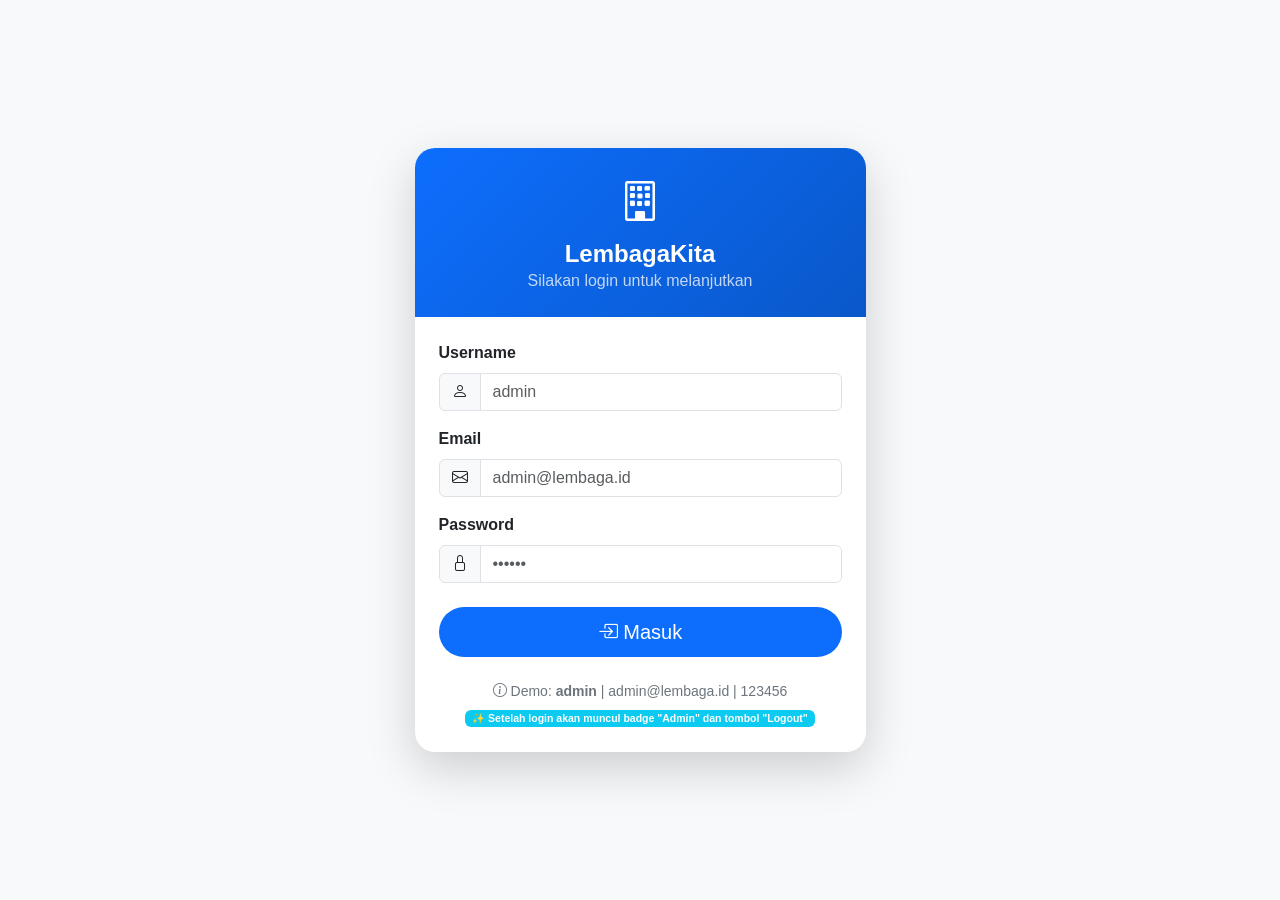
<file: login.html>
<!DOCTYPE html>
<html lang="id">
<head>
    <meta charset="UTF-8">
    <meta name="viewport" content="width=device-width, initial-scale=1.0">
    <title>Login | LembagaKita</title>
    <link href="https://cdn.jsdelivr.net/npm/bootstrap@5.3.0-alpha1/dist/css/bootstrap.min.css" rel="stylesheet">
    <link rel="stylesheet" href="https://cdn.jsdelivr.net/npm/bootstrap-icons@1.11.3/font/bootstrap-icons.min.css">
    <link rel="stylesheet" href="css/style.css">
    <style>
        .login-card { border-radius: 20px; overflow: hidden; }
        .login-header { background: linear-gradient(135deg, #0d6efd, #0a58ca); }
    </style>
</head>
<body class="bg-light">

<div class="container">
    <div class="row justify-content-center min-vh-100 align-items-center">
        <div class="col-md-5">
            <div class="card login-card shadow-lg border-0">
                <div class="login-header text-white text-center py-4">
                    <i class="bi bi-building fs-1"></i>
                    <h3 class="mb-0 mt-2">LembagaKita</h3>
                    <p class="mb-0 opacity-75">Silakan login untuk melanjutkan</p>
                </div>
                <div class="card-body p-4">
                    <form id="loginForm">
                        <div class="mb-3">
                            <label class="form-label fw-semibold">Username</label>
                            <div class="input-group">
                                <span class="input-group-text bg-light"><i class="bi bi-person"></i></span>
                                <input type="text" class="form-control" id="loginUsername" placeholder="admin" required>
                            </div>
                        </div>
                        <div class="mb-3">
                            <label class="form-label fw-semibold">Email</label>
                            <div class="input-group">
                                <span class="input-group-text bg-light"><i class="bi bi-envelope"></i></span>
                                <input type="email" class="form-control" id="loginEmail" placeholder="admin@lembaga.id" required>
                            </div>
                        </div>
                        <div class="mb-4">
                            <label class="form-label fw-semibold">Password</label>
                            <div class="input-group">
                                <span class="input-group-text bg-light"><i class="bi bi-lock"></i></span>
                                <input type="password" class="form-control" id="loginPassword" placeholder="••••••" required>
                            </div>
                        </div>
                        <button type="submit" class="btn btn-primary btn-lg w-100 rounded-pill"><i class="bi bi-box-arrow-in-right"></i> Masuk</button>
                        <div id="loginError" class="alert alert-danger mt-3 d-none">Login gagal! Gunakan: admin / admin@lembaga.id / 123456</div>
                    </form>
                    <div class="mt-4 text-center small text-secondary">
                        <i class="bi bi-info-circle"></i> Demo: <strong>admin</strong> | admin@lembaga.id | 123456
                        <br><span class="badge bg-info mt-2">✨ Setelah login akan muncul badge "Admin" dan tombol "Logout"</span>
                    </div>
                </div>
            </div>
        </div>
    </div>
</div>

<script src="https://code.jquery.com/jquery-3.7.1.min.js"></script>
<script src="https://cdn.jsdelivr.net/npm/bootstrap@5.3.0-alpha1/dist/js/bootstrap.bundle.min.js"></script>
<script>
    $(document).ready(function() {
        // Cek apakah sudah login, jika sudah redirect ke index
        if (localStorage.getItem("isLoggedIn") === "true") {
            window.location.href = "index.html";
        }
        
        $("#loginForm").on("submit", function(e) {
            e.preventDefault();
            const username = $("#loginUsername").val().trim();
            const email = $("#loginEmail").val().trim();
            const password = $("#loginPassword").val().trim();
            
            if (username === "admin" && email === "admin@lembaga.id" && password === "123456") {
                localStorage.setItem("isLoggedIn", "true");
                localStorage.setItem("isAdmin", "true");
                localStorage.setItem("currentUser", JSON.stringify({ 
                    username: username, 
                    email: email, 
                    role: "admin",
                    displayName: "Admin"
                }));
                window.location.href = "index.html";
            } else {
                $("#loginError").removeClass("d-none");
            }
        });
    });
</script>
</body>
</html>
</file>
<file: css/style.css>
/* ========== RESET & BASE ========== */
* {
    margin: 0;
    padding: 0;
    box-sizing: border-box;
    font-family: 'Inter', sans-serif;
}

body {
    background: #f4f7fc;
    overflow-x: hidden;
    font-size: 16px;
    line-height: 1.5;
}

/* ========== ROOT VARIABLES ========== */
:root {
    --font-size-base: 16px;
    --font-size-sm: 0.875rem;
    --font-size-md: 1rem;
    --font-size-lg: 1.125rem;
    --font-size-xl: 1.25rem;
    --font-size-2xl: 1.5rem;
    --font-size-3xl: 2rem;
    --font-size-4xl: 2.5rem;
    
    --color-primary: #0d6efd;
    --color-primary-dark: #0a58ca;
    --color-success: #198754;
    --color-danger: #dc3545;
    --color-warning: #ffc107;
    --color-info: #0dcaf0;
    --color-dark: #1e2a3a;
    --color-light: #f8f9fa;
    --color-gray: #6c757d;
    --color-gray-light: #e9ecef;
    
    --shadow-sm: 0 2px 4px rgba(0,0,0,0.05);
    --shadow-md: 0 5px 15px rgba(0,0,0,0.08);
    --shadow-lg: 0 10px 30px rgba(0,0,0,0.1);
    --shadow-xl: 0 20px 40px rgba(0,0,0,0.15);
    
    --radius-sm: 8px;
    --radius-md: 12px;
    --radius-lg: 16px;
    --radius-xl: 20px;
    --radius-2xl: 24px;
    --radius-3xl: 32px;
}

/* ========== TYPOGRAPHY ========== */
h1 { font-size: var(--font-size-4xl); font-weight: 700; }
h2 { font-size: var(--font-size-3xl); font-weight: 700; }
h3 { font-size: var(--font-size-2xl); font-weight: 600; }
h4 { font-size: var(--font-size-xl); font-weight: 600; }
h5 { font-size: var(--font-size-lg); font-weight: 600; }
h6 { font-size: var(--font-size-md); font-weight: 600; }

/* ========== LOADING SCREEN ========== */
.loader-wrapper {
    position: fixed;
    top: 0;
    left: 0;
    width: 100%;
    height: 100%;
    background: linear-gradient(135deg, #667eea, #764ba2);
    display: flex;
    flex-direction: column;
    justify-content: center;
    align-items: center;
    z-index: 9999;
    animation: fadeOut 0.8s ease-out 2s forwards;
}

@keyframes fadeOut {
    to { opacity: 0; visibility: hidden; }
}

.loader {
    width: 60px;
    height: 60px;
    border: 6px solid rgba(255,255,255,0.3);
    border-top: 6px solid white;
    border-radius: 50%;
    animation: spin 1s linear infinite;
}

@keyframes spin {
    0% { transform: rotate(0deg); }
    100% { transform: rotate(360deg); }
}

.loading-text {
    color: white;
    margin-top: 20px;
    font-size: 18px;
    animation: blink 1.5s infinite;
}

@keyframes blink {
    0%, 100% { opacity: 1; }
    50% { opacity: 0.5; }
}

/* ========== NAVBAR ========== */
.navbar {
    background: white !important;
    transition: all 0.3s ease;
    padding: 0.75rem 0;
}

.navbar.scrolled {
    box-shadow: var(--shadow-lg);
    padding: 0.5rem 0;
}

.container-fluid {
    padding-left: 30px;
    padding-right: 30px;
}

.navbar-brand {
    font-weight: 800;
    font-size: 1.5rem;
    cursor: pointer;
    transition: transform 0.3s ease;
    white-space: nowrap;
}

.navbar-brand:hover {
    transform: scale(1.02);
}

.brand-icon {
    background: linear-gradient(135deg, var(--color-primary), var(--color-primary-dark));
    padding: 6px 12px;
    border-radius: 14px;
    color: white;
    margin-right: 8px;
    box-shadow: var(--shadow-sm);
    transition: all 0.3s ease;
    display: inline-block;
}

.navbar-brand:hover .brand-icon {
    transform: rotate(5deg) scale(1.05);
}

.nav-link {
    font-weight: 500;
    color: var(--color-dark);
    transition: all 0.3s ease;
    padding: 8px 12px;
    border-radius: var(--radius-sm);
    position: relative;
    white-space: nowrap;
}

.nav-link::after {
    content: '';
    position: absolute;
    bottom: 0;
    left: 50%;
    width: 0;
    height: 2px;
    background: var(--color-primary);
    transition: all 0.3s ease;
    transform: translateX(-50%);
}

.nav-link:hover::after {
    width: 70%;
}

.nav-link:hover {
    background: var(--color-gray-light);
    color: var(--color-primary);
    transform: translateY(-2px);
}

.nav-link i {
    margin-right: 6px;
    transition: transform 0.3s ease;
}

.nav-link:hover i {
    transform: scale(1.1);
}

.nav-link.active {
    color: var(--color-primary);
    font-weight: 600;
}

.nav-link.active::after {
    width: 70%;
}

/* Dropdown */
.dropdown-menu {
    border: none;
    box-shadow: var(--shadow-lg);
    border-radius: var(--radius-md);
    padding: 8px 0;
    margin-top: 8px;
}

.dropdown-menu-end {
    right: 0;
    left: auto;
}

.dropdown-item {
    font-weight: 500;
    padding: 10px 20px;
    transition: all 0.2s ease;
}

.dropdown-item:hover {
    background: var(--color-gray-light);
    color: var(--color-primary);
    transform: translateX(5px);
}

.dropdown-item i {
    margin-right: 8px;
    width: 20px;
    transition: transform 0.2s ease;
}

.dropdown-item:hover i {
    transform: scale(1.1);
}

.dropdown-divider {
    margin: 5px 0;
}

/* Language Selector */
.language-selector {
    display: flex;
    align-items: center;
    gap: 5px;
    margin-left: 15px;
    padding: 5px 10px;
    border-radius: 30px;
    background: var(--color-light);
    cursor: pointer;
    transition: all 0.3s ease;
}

.language-selector:hover {
    background: var(--color-gray-light);
    transform: scale(1.02);
}

.lang-option {
    padding: 5px 10px;
    border-radius: 20px;
    font-size: 0.85rem;
    font-weight: 500;
    transition: all 0.2s ease;
    cursor: pointer;
}

.lang-option:hover {
    background: #dee2e6;
    transform: scale(1.05);
}

.lang-option.active {
    background: var(--color-primary);
    color: white;
}

/* Admin Badge */
.admin-badge {
    background: linear-gradient(135deg, var(--color-primary), var(--color-primary-dark));
    color: white;
    padding: 5px 12px;
    border-radius: 50px;
    font-size: 0.85rem;
    display: inline-flex;
    align-items: center;
    gap: 6px;
    box-shadow: var(--shadow-sm);
}

.admin-badge-link {
    cursor: default !important;
    padding: 8px 12px !important;
}

.logout-btn {
    color: var(--color-danger) !important;
}

.logout-btn:hover {
    background: var(--color-danger) !important;
    color: white !important;
}

.logout-btn:hover::after {
    width: 0;
}

/* Responsive Navbar */
@media (min-width: 992px) {
    .navbar-nav {
        margin-left: auto !important;
    }
}

@media (max-width: 991px) {
    .navbar-brand {
        margin-left: 0;
    }
    .language-selector {
        margin-left: 0;
        margin-top: 10px;
        justify-content: center;
    }
    .navbar-nav {
        padding: 15px 0;
    }
    .nav-link::after {
        display: none;
    }
    .dropdown-menu {
        border: none;
        background: transparent;
        box-shadow: none;
        padding-left: 20px;
    }
    .dropdown-item {
        padding: 8px 20px;
    }
    .dropdown-item:hover {
        transform: translateX(10px);
    }
}

/* ========== HERO SECTION ========== */
.hero-section {
    min-height: 60vh;
    display: flex;
    align-items: center;
    text-align: center;
    background-image: url('https://images.unsplash.com/photo-1522071820081-009f0129c71c?w=1600');
    background-size: cover;
    background-position: center;
    background-repeat: no-repeat;
    position: relative;
    border-radius: var(--radius-2xl);
    margin: 1rem 1rem 0;
}

.hero-section::before {
    content: '';
    position: absolute;
    top: 0;
    left: 0;
    right: 0;
    bottom: 0;
    background: rgba(0, 0, 0, 0.55);
    border-radius: var(--radius-2xl);
}

.hero-section .container {
    position: relative;
    z-index: 1;
}

.welcome-title {
    font-size: 3rem;
    font-weight: 800;
    color: white;
    text-shadow: 2px 2px 4px rgba(0,0,0,0.3);
}

/* ========== SEARCH ========== */
.search-container {
    max-width: 600px;
    margin: 0 auto;
}

.search-wrapper {
    display: flex;
    box-shadow: var(--shadow-lg);
    border-radius: 60px;
    background: white;
    overflow: hidden;
}

.search-input {
    flex: 1;
    border: none;
    outline: none;
    padding: 14px 20px;
    font-size: 1rem;
}

.search-btn {
    background: var(--color-primary);
    border: none;
    padding: 0 28px;
    color: white;
    cursor: pointer;
    transition: all 0.3s ease;
}

.search-btn:hover {
    background: var(--color-primary-dark);
    transform: scale(1.02);
}

.search-result-highlight {
    background: #fff3cd;
    padding: 12px;
    border-radius: var(--radius-xl);
    margin-top: 16px;
}

/* ========== SECTION TITLE ========== */
.section-title {
    font-size: 1.8rem;
    font-weight: 700;
    position: relative;
    display: inline-block;
    padding-bottom: 10px;
}

.section-title:after {
    content: '';
    position: absolute;
    bottom: 0;
    left: 0;
    width: 100%;
    height: 3px;
    background: linear-gradient(135deg, var(--color-primary), var(--color-primary-dark));
    border-radius: 3px;
}

.section-title-no-line {
    font-size: 1.8rem;
    font-weight: 700;
    display: inline-block;
}

/* ========== FEATURED CARD (KONTEN UNGGULAN) ========== */
.featured-card {
    background: white;
    border-radius: 20px;
    overflow: hidden;
    transition: all 0.3s ease;
    cursor: pointer;
    height: 100%;
    display: flex;
    flex-direction: column;
    box-shadow: var(--shadow-md);
}

.featured-card:hover {
    transform: translateY(-10px);
    box-shadow: var(--shadow-xl);
}

.featured-image {
    position: relative;
    height: 200px;
    overflow: hidden;
}

.featured-image img {
    width: 100%;
    height: 100%;
    object-fit: cover;
    transition: transform 0.5s ease;
}

.featured-card:hover .featured-image img {
    transform: scale(1.05);
}

.featured-badge {
    position: absolute;
    top: 15px;
    left: 15px;
    padding: 5px 12px;
    border-radius: 20px;
    font-size: 0.7rem;
    font-weight: 600;
    background: var(--color-primary);
    color: white;
    z-index: 1;
}

.featured-body {
    padding: 1.5rem;
    flex: 1;
    display: flex;
    flex-direction: column;
}

.featured-body h4 {
    font-size: 1.2rem;
    font-weight: 700;
    margin-bottom: 0.75rem;
}

.featured-body p {
    font-size: 0.85rem;
    color: var(--color-gray);
    margin-bottom: 1rem;
    line-height: 1.5;
}

.featured-meta {
    display: flex;
    gap: 15px;
    font-size: 0.75rem;
    color: #adb5bd;
    margin-bottom: 0.5rem;
}

.featured-meta i {
    margin-right: 5px;
}

/* ========== NEWS CARD ========== */
.news-card {
    background: white;
    border-radius: var(--radius-xl);
    overflow: hidden;
    transition: all 0.3s ease;
    cursor: pointer;
    height: 100%;
    display: flex;
    flex-direction: column;
    box-shadow: var(--shadow-md);
}

.news-card:hover {
    transform: translateY(-10px);
    box-shadow: var(--shadow-xl);
}

.news-image-wrapper {
    height: 200px;
    overflow: hidden;
    position: relative;
    flex-shrink: 0;
}

.news-image {
    width: 100%;
    height: 100%;
    object-fit: cover;
    transition: transform 0.5s ease;
}

.news-card:hover .news-image {
    transform: scale(1.05);
}

.news-category {
    position: absolute;
    top: 15px;
    left: 15px;
    padding: 5px 12px;
    border-radius: 20px;
    font-size: 0.75rem;
    font-weight: 600;
    background: rgba(0,0,0,0.7);
    color: white;
    z-index: 1;
}

.news-category.Berita, .news-category.berita { background: var(--color-primary); }
.news-category.Pengumuman, .news-category.pengumuman { background: var(--color-success); }
.news-category.Acara, .news-category.acara { background: #fd7e14; }
.news-category.Prestasi, .news-category.prestasi { background: var(--color-warning); color: #000; }
.news-category.Lowongan, .news-category.lowongan { background: var(--color-danger); }

.news-body {
    padding: 1.5rem;
    flex: 1;
    display: flex;
    flex-direction: column;
}

.news-title {
    font-size: 1rem;
    font-weight: 700;
    margin-bottom: 0.75rem;
    line-height: 1.4;
    display: -webkit-box;
    -webkit-line-clamp: 2;
    line-clamp: 2;
    -webkit-box-orient: vertical;
    overflow: hidden;
    text-overflow: ellipsis;
}

.news-excerpt {
    font-size: 0.85rem;
    color: var(--color-gray);
    line-height: 1.5;
    margin-bottom: 1rem;
    display: -webkit-box;
    -webkit-line-clamp: 3;
    line-clamp: 3;
    -webkit-box-orient: vertical;
    overflow: hidden;
    text-overflow: ellipsis;
}

.news-meta {
    display: flex;
    justify-content: space-between;
    font-size: 0.75rem;
    color: #adb5bd;
    margin-top: auto;
    padding-top: 0.5rem;
}

.news-meta i {
    margin-right: 5px;
}

/* ========== STAT CARD ========== */
.stat-card {
    background: white;
    border-radius: var(--radius-xl);
    padding: 1.5rem;
    text-align: center;
    transition: all 0.3s ease;
    box-shadow: var(--shadow-md);
}

.stat-card:hover {
    transform: translateY(-5px);
    box-shadow: var(--shadow-lg);
}

.stat-card h3 {
    font-size: 2rem;
    font-weight: 800;
    margin: 0.5rem 0;
}

.stat-card i {
    font-size: 2.5rem;
}

/* ========== OTHER PAGES (CUSTOMER SERVICE, ABOUT, SEJARAH, DLL) ========== */
.page-card {
    background: white;
    border-radius: var(--radius-3xl);
    padding: 2rem;
    box-shadow: var(--shadow-lg);
    margin: 1rem 0;
}

.contact-phone-card {
    background: #eef4ff;
    border-left: 5px solid var(--color-primary);
    border-radius: var(--radius-2xl);
}

.profile-card {
    background: linear-gradient(135deg, #667eea 0%, #764ba2 100%);
    color: white;
    border-radius: var(--radius-3xl);
    padding: 2rem;
    margin: 1rem 0;
}

.profile-card h2, .profile-card h3 {
    color: white;
}

.profile-card hr {
    background-color: rgba(255,255,255,0.3);
}

/* ========== FOOTER ========== */
.footer-new {
    background: var(--color-dark);
    color: #e0e0e0;
    padding: 3rem 0 1.5rem;
    margin-top: 3rem;
}

.footer-logo {
    display: flex;
    align-items: center;
    gap: 10px;
    margin-bottom: 15px;
}

.footer-logo i {
    color: var(--color-primary);
    font-size: 2rem;
}

.footer-logo h4 {
    color: white;
    margin: 0;
}

.footer-description {
    color: #adb5bd;
    line-height: 1.6;
}

.footer-links {
    list-style: none;
    padding: 0;
    margin: 0;
}

.footer-links li {
    margin-bottom: 10px;
}

.footer-links a {
    color: #adb5bd;
    text-decoration: none;
    transition: all 0.3s ease;
}

.footer-links a:hover {
    color: var(--color-primary);
    padding-left: 5px;
}

.footer-new h5 {
    color: white;
    margin-bottom: 1.2rem;
    font-size: 1.1rem;
}

.footer-new h5 i {
    margin-right: 8px;
    color: var(--color-primary);
}

/* Social Icons */
.social-icons {
    display: flex;
    gap: 12px;
    flex-wrap: wrap;
    margin-bottom: 25px;
}

.social-icon {
    width: 40px;
    height: 40px;
    background: rgba(255,255,255,0.1);
    border-radius: 50%;
    display: flex;
    align-items: center;
    justify-content: center;
    color: white;
    font-size: 1.2rem;
    transition: all 0.3s ease;
    text-decoration: none;
}

.social-icon:hover {
    background: var(--color-primary);
    color: white;
    transform: translateY(-3px);
}

/* App Buttons */
.app-buttons {
    display: flex;
    gap: 10px;
    flex-wrap: wrap;
    margin-top: 10px;
}

.app-btn {
    background: rgba(255,255,255,0.1);
    padding: 8px 15px;
    border-radius: 30px;
    color: white;
    text-decoration: none;
    font-size: 0.8rem;
    transition: all 0.3s ease;
    display: inline-flex;
    align-items: center;
    gap: 8px;
}

.app-btn:hover {
    background: var(--color-primary);
    color: white;
    transform: translateY(-2px);
}

.footer-new hr {
    background-color: rgba(255,255,255,0.1);
    margin: 20px 0;
}

/* ========== MODAL ========== */
.modal-content {
    border-radius: var(--radius-xl);
    border: none;
}

.modal-header {
    border-bottom: none;
}

.news-full-content {
    line-height: 1.8;
}

.share-buttons {
    display: flex;
    gap: 10px;
}

/* ========== BUTTONS ========== */
.btn {
    border-radius: 50px;
    padding: 10px 24px;
    font-weight: 500;
    transition: all 0.3s ease;
}

.btn-primary {
    background: var(--color-primary);
    border: none;
}

.btn-primary:hover {
    background: var(--color-primary-dark);
    transform: translateY(-2px);
    box-shadow: var(--shadow-md);
}

.btn-outline-primary {
    border: 1px solid var(--color-primary);
    color: var(--color-primary);
}

.btn-outline-primary:hover {
    background: var(--color-primary);
    color: white;
    transform: translateY(-2px);
}

/* ========== ANIMATIONS ========== */
@keyframes fadeInUp {
    from { opacity: 0; transform: translateY(30px); }
    to { opacity: 1; transform: translateY(0); }
}

@keyframes fadeInLeft {
    from { opacity: 0; transform: translateX(-50px); }
    to { opacity: 1; transform: translateX(0); }
}

@keyframes fadeInRight {
    from { opacity: 0; transform: translateX(50px); }
    to { opacity: 1; transform: translateX(0); }
}

@keyframes zoomIn {
    from { opacity: 0; transform: scale(0.8); }
    to { opacity: 1; transform: scale(1); }
}

@keyframes float {
    0%, 100% { transform: translateY(0px); }
    50% { transform: translateY(-10px); }
}

@keyframes pulse {
    0%, 100% { transform: scale(1); }
    50% { transform: scale(1.05); }
}

.animate-fadeInUp { animation: fadeInUp 0.8s ease forwards; }
.animate-fadeInLeft { animation: fadeInLeft 0.8s ease forwards; }
.animate-fadeInRight { animation: fadeInRight 0.8s ease forwards; }
.animate-zoomIn { animation: zoomIn 0.6s ease forwards; }
.animate-float { animation: float 3s ease-in-out infinite; }
.animate-pulse { animation: pulse 2s ease-in-out infinite; }
.fadeInUp { animation: fadeInUp 0.8s ease forwards; }

.delay-1 { animation-delay: 0.2s; }
.delay-2 { animation-delay: 0.4s; }
.delay-3 { animation-delay: 0.6s; }
.delay-4 { animation-delay: 0.8s; }
.delay-5 { animation-delay: 1s; }

/* ========== RESPONSIVE ========== */
@media (max-width: 768px) {
    :root {
        --font-size-base: 14px;
        --font-size-4xl: 2rem;
        --font-size-3xl: 1.5rem;
    }
    
    .welcome-title {
        font-size: 2rem;
    }
    
    .section-title, .section-title-no-line {
        font-size: 1.4rem;
    }
    
    .hero-section {
        margin-left: 0.5rem;
        margin-right: 0.5rem;
    }
    
    .search-btn span {
        display: none;
    }
    
    .search-btn {
        padding: 0 20px;
    }
    
    .footer-new {
        text-align: center;
    }
    
    .footer-logo {
        justify-content: center;
    }
    
    .social-icons {
        justify-content: center;
    }
    
    .app-buttons {
        justify-content: center;
    }
}

/* Profil Pengembang */
.developer-profile {
    margin-bottom: 2rem;
}
.developer-photo {
    transition: transform 0.3s ease, box-shadow 0.3s ease;
}
.developer-photo:hover {
    transform: scale(1.02);
    box-shadow: 0 10px 25px rgba(0,0,0,0.15);
}
.developer-name {
    font-weight: 700;
    color: #1e2a3a;
}
.developer-info p {
    margin-bottom: 0.5rem;
    font-size: 0.95rem;
}
.developer-info .badge {
    font-size: 0.75rem;
    padding: 6px 12px;
}
@media (max-width: 768px) {
    .developer-photo {
        width: 140px;
        height: 140px;
    }
}



/* ========== UTILITIES ========== */
.text-primary { color: var(--color-primary) !important; }
.bg-primary { background-color: var(--color-primary) !important; }
.text-success { color: var(--color-success) !important; }
.text-danger { color: var(--color-danger) !important; }
.text-warning { color: var(--color-warning) !important; }

.shadow-sm { box-shadow: var(--shadow-sm); }
.shadow-md { box-shadow: var(--shadow-md); }
.shadow-lg { box-shadow: var(--shadow-lg); }

.rounded-sm { border-radius: var(--radius-sm); }
.rounded-md { border-radius: var(--radius-md); }
.rounded-lg { border-radius: var(--radius-lg); }
.rounded-xl { border-radius: var(--radius-xl); }
</file>
